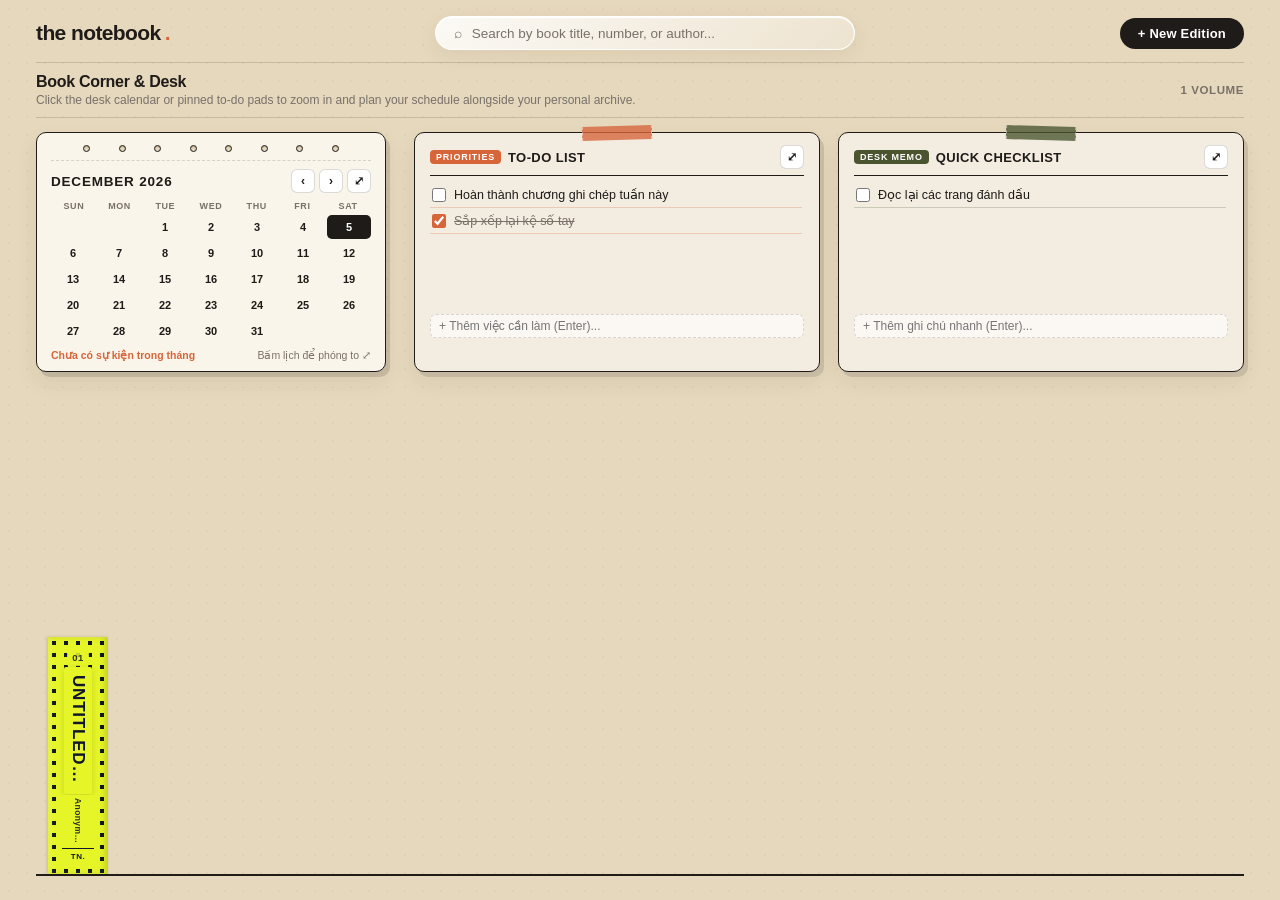
<file: lib.html>
<!DOCTYPE html>
<html lang="vi">
<head>
  <meta charset="UTF-8" />
  <meta name="viewport" content="width=device-width, initial-scale=1.0" />
  <title>the notebook. — Book Corner & Desk</title>
  <style>
    :root {
      --bg-canvas: #E6D8BC;
      --seashell: #F3ECE0;
      --paper-cream: #FAF5EA;
      --flax-linen: #DCCBAE;
      --palm-shadow: #4A5530;
      --golden-hour: #E2A64B;
      --aperol: #D7653A;
      --ink-dark: #1E1B18;
      --ink-muted: #78716A;
      --rule-line: rgba(30, 27, 24, 0.16);
    }

    * {
      box-sizing: border-box;
      margin: 0;
      padding: 0;
    }

    body {
      background-color: var(--bg-canvas);
      background-image: radial-gradient(rgba(78, 54, 38, 0.045) 1px, transparent 1px);
      background-size: 18px 18px;
      color: var(--ink-dark);
      font-family: -apple-system, BlinkMacSystemFont, "Helvetica Neue", Helvetica, Arial, sans-serif;
      height: 100vh;
      display: flex;
      flex-direction: column;
      overflow: hidden;
    }

    /* ================= TOP NAVIGATION BAR ================= */
    .top-nav {
      width: 100%;
      max-width: 1320px;
      margin: 0 auto;
      padding: 16px 36px 12px;
      display: flex;
      align-items: center;
      justify-content: space-between;
      gap: 24px;
      flex-shrink: 0;
    }

    .brand-logo {
      font-size: 21px;
      font-weight: 800;
      letter-spacing: -0.6px;
      color: var(--ink-dark);
      display: flex;
      align-items: center;
      gap: 4px;
      user-select: none;
    }

    .brand-dot {
      color: var(--aperol);
    }

    .glass-search {
      flex: 1;
      max-width: 420px;
      display: flex;
      align-items: center;
      gap: 10px;
      padding: 8px 18px;
      border-radius: 999px;
      background: linear-gradient(
        135deg,
        rgba(255, 255, 255, 0.85) 0%,
        rgba(243, 236, 224, 0.55) 100%
      );
      backdrop-filter: blur(12px);
      border: 1px solid rgba(255, 255, 255, 0.95);
      box-shadow:
        0 6px 20px rgba(78, 54, 38, 0.07),
        inset 0 1px 1px rgba(255, 255, 255, 1);
      transition: border-color 0.2s ease, box-shadow 0.2s ease;
    }

    .glass-search:focus-within {
      border-color: var(--golden-hour);
      box-shadow:
        0 8px 24px rgba(226, 166, 75, 0.18),
        inset 0 1px 1px rgba(255, 255, 255, 1);
    }

    .glass-search-icon {
      font-size: 14px;
      color: var(--ink-muted);
    }

    .glass-search input {
      width: 100%;
      border: none;
      outline: none;
      background: transparent;
      font-size: 13.5px;
      color: var(--ink-dark);
    }

    .glass-search input::placeholder {
      color: var(--ink-muted);
    }

    .btn-new-edition {
      background: var(--ink-dark);
      color: #ffffff;
      border: none;
      padding: 8px 18px;
      border-radius: 999px;
      font-size: 13px;
      font-weight: 600;
      letter-spacing: 0.2px;
      cursor: pointer;
      transition: background 0.15s ease, transform 0.15s ease;
    }

    .btn-new-edition:hover {
      background: var(--palm-shadow);
      transform: translateY(-1px);
    }

    /* ================= EDITORIAL INTRO HEADER ================= */
    .editorial-header {
      width: 100%;
      max-width: 1320px;
      margin: 0 auto;
      padding: 0 36px;
      flex-shrink: 0;
    }

    .editorial-box {
      border-top: 1px solid var(--rule-line);
      border-bottom: 1px solid var(--rule-line);
      padding: 10px 0;
      display: flex;
      justify-content: space-between;
      align-items: center;
      gap: 24px;
    }

    .editorial-title {
      font-size: 16px;
      font-weight: 700;
      letter-spacing: -0.3px;
      color: var(--ink-dark);
    }

    .editorial-desc {
      font-size: 12px;
      color: var(--ink-muted);
      margin-top: 2px;
    }

    .editorial-stats {
      font-size: 11.5px;
      font-weight: 700;
      color: var(--ink-muted);
      white-space: nowrap;
      font-variant-numeric: tabular-nums;
      letter-spacing: 0.6px;
    }

    /* ================= MAIN WORKSPACE (WALL WIDGETS + BOOKSHELF) ================= */
    .workspace-main {
      flex: 1;
      width: 100%;
      max-width: 1320px;
      margin: 0 auto;
      padding: 14px 36px 24px;
      display: flex;
      flex-direction: column;
      justify-content: space-between;
      gap: 12px;
      min-height: 0;
    }

    /* --- WALL OBJECTS DECK (CALENDAR + 2 TO-DO PADS) --- */
    .wall-objects-deck {
      display: grid;
      grid-template-columns: 350px 1fr;
      gap: 28px;
      align-items: stretch;
      flex-shrink: 0;
    }

    /* 1. EDITORIAL SPIRAL DESK CALENDAR */
    .desk-calendar-card {
      background: var(--paper-cream);
      border: 1.5px solid var(--ink-dark);
      border-radius: 10px;
      box-shadow:
        4px 5px 0 rgba(30, 27, 24, 0.14),
        0 10px 22px rgba(44, 34, 27, 0.08);
      padding: 12px 14px 10px;
      display: flex;
      flex-direction: column;
      position: relative;
      transition: transform 0.18s ease, box-shadow 0.18s ease;
    }

    .desk-calendar-card:hover {
      transform: translateY(-2px);
      box-shadow:
        6px 8px 0 rgba(30, 27, 24, 0.18),
        0 14px 28px rgba(44, 34, 27, 0.12);
    }

    .cal-spiral-dots {
      display: flex;
      justify-content: space-around;
      padding: 0 18px 8px;
      border-bottom: 1px dashed var(--rule-line);
      margin-bottom: 8px;
    }

    .cal-spiral-dots span {
      width: 7px;
      height: 7px;
      border-radius: 50%;
      background: var(--bg-canvas);
      border: 1.5px solid var(--ink-dark);
      box-shadow: inset 0 1px 1px rgba(0, 0, 0, 0.25);
    }

    .cal-header-bar {
      display: flex;
      align-items: center;
      justify-content: space-between;
      margin-bottom: 8px;
    }

    .cal-month-label {
      font-size: 13.5px;
      font-weight: 800;
      letter-spacing: 0.8px;
      text-transform: uppercase;
      color: var(--ink-dark);
      cursor: pointer;
    }

    .cal-month-label:hover {
      color: var(--aperol);
    }

    .cal-nav-group {
      display: flex;
      align-items: center;
      gap: 4px;
    }

    .obj-icon-btn {
      width: 24px;
      height: 24px;
      border-radius: 6px;
      border: 1px solid var(--rule-line);
      background: #ffffff;
      color: var(--ink-dark);
      font-size: 12px;
      font-weight: 700;
      cursor: pointer;
      display: flex;
      align-items: center;
      justify-content: center;
      transition: all 0.14s ease;
    }

    .obj-icon-btn:hover {
      background: var(--ink-dark);
      color: #ffffff;
      border-color: var(--ink-dark);
    }

    .cal-weekdays {
      display: grid;
      grid-template-columns: repeat(7, 1fr);
      text-align: center;
      font-size: 9px;
      font-weight: 800;
      letter-spacing: 0.6px;
      color: var(--ink-muted);
      margin-bottom: 4px;
    }

    .cal-mini-grid {
      display: grid;
      grid-template-columns: repeat(7, 1fr);
      gap: 2px;
      cursor: zoom-in;
    }

    .cal-mini-cell {
      height: 24px;
      border-radius: 5px;
      font-size: 11px;
      font-weight: 600;
      display: flex;
      flex-direction: column;
      align-items: center;
      justify-content: center;
      position: relative;
      color: var(--ink-dark);
      transition: background 0.12s ease;
    }

    .cal-mini-cell:not(.empty):hover {
      background: rgba(226, 166, 75, 0.35);
    }

    .cal-mini-cell.today {
      background: var(--ink-dark);
      color: #ffffff;
      font-weight: 800;
    }

    .cal-mini-cell.has-event::after {
      content: "";
      width: 4px;
      height: 4px;
      border-radius: 50%;
      background: var(--aperol);
      position: absolute;
      bottom: 2px;
    }

    .cal-mini-cell.today.has-event::after {
      background: var(--golden-hour);
    }

    .cal-footer-hint {
      margin-top: auto;
      padding-top: 6px;
      display: flex;
      justify-content: space-between;
      align-items: center;
      font-size: 10.5px;
      color: var(--ink-muted);
    }

    .cal-event-pill {
      color: var(--aperol);
      font-weight: 700;
      max-width: 210px;
      white-space: nowrap;
      overflow: hidden;
      text-overflow: ellipsis;
    }

    /* 2. DUAL PINNED TO-DO NOTEPADS */
    .todo-board-pair {
      display: grid;
      grid-template-columns: 1fr 1fr;
      gap: 18px;
    }

    .todo-pad-card {
      background: var(--seashell);
      border: 1.5px solid var(--ink-dark);
      border-radius: 10px;
      box-shadow:
        4px 5px 0 rgba(30, 27, 24, 0.12),
        0 10px 22px rgba(44, 34, 27, 0.07);
      padding: 12px 15px 10px;
      display: flex;
      flex-direction: column;
      position: relative;
      transition: transform 0.18s ease, box-shadow 0.18s ease;
    }

    .todo-pad-card:hover {
      transform: translateY(-2px);
      box-shadow:
        6px 8px 0 rgba(30, 27, 24, 0.16),
        0 14px 28px rgba(44, 34, 27, 0.11);
    }

    /* Washi tape strip on top of each notepad */
    .todo-pad-card::before {
      content: "";
      position: absolute;
      top: -7px;
      left: 50%;
      transform: translateX(-50%) rotate(-1.5deg);
      width: 68px;
      height: 14px;
      background: rgba(215, 101, 58, 0.78);
      border-left: 1px dashed rgba(255, 255, 255, 0.5);
      border-right: 1px dashed rgba(255, 255, 255, 0.5);
    }

    .todo-pad-card.secondary-pad::before {
      background: rgba(74, 85, 48, 0.78);
      transform: translateX(-50%) rotate(1.5deg);
    }

    .todo-pad-header {
      display: flex;
      align-items: center;
      justify-content: space-between;
      border-bottom: 1.5px solid var(--ink-dark);
      padding-bottom: 6px;
      margin-bottom: 6px;
    }

    .todo-pad-title-wrap {
      display: flex;
      align-items: center;
      gap: 7px;
    }

    .todo-tag-badge {
      background: var(--aperol);
      color: #ffffff;
      font-size: 9px;
      font-weight: 800;
      letter-spacing: 0.8px;
      padding: 2px 6px;
      border-radius: 4px;
      text-transform: uppercase;
    }

    .secondary-pad .todo-tag-badge {
      background: var(--palm-shadow);
    }

    .todo-pad-heading {
      font-size: 13px;
      font-weight: 800;
      letter-spacing: 0.4px;
      text-transform: uppercase;
      color: var(--ink-dark);
    }

    .todo-lines-list {
      flex: 1;
      display: flex;
      flex-direction: column;
      overflow-y: auto;
      max-height: 122px;
      padding-right: 2px;
    }

    .todo-lines-list::-webkit-scrollbar {
      width: 4px;
    }

    .todo-lines-list::-webkit-scrollbar-thumb {
      background: rgba(30, 27, 24, 0.18);
      border-radius: 999px;
    }

    .todo-row {
      display: flex;
      align-items: center;
      gap: 8px;
      min-height: 26px;
      border-bottom: 1px solid rgba(215, 101, 58, 0.25);
      padding: 2px 2px;
    }

    .secondary-pad .todo-row {
      border-bottom-color: rgba(74, 85, 48, 0.24);
    }

    .todo-check {
      width: 14px;
      height: 14px;
      accent-color: var(--aperol);
      cursor: pointer;
      flex-shrink: 0;
    }

    .secondary-pad .todo-check {
      accent-color: var(--palm-shadow);
    }

    .todo-text-input {
      flex: 1;
      border: none;
      outline: none;
      background: transparent;
      font-size: 12.5px;
      color: var(--ink-dark);
      font-family: inherit;
    }

    .todo-text-input.done {
      text-decoration: line-through;
      color: var(--ink-muted);
    }

    .todo-del-btn {
      border: none;
      background: transparent;
      color: var(--ink-muted);
      font-size: 11px;
      cursor: pointer;
      opacity: 0;
      padding: 0 4px;
    }

    .todo-row:hover .todo-del-btn {
      opacity: 1;
    }

    .todo-del-btn:hover {
      color: var(--aperol);
    }

    .todo-add-bar {
      display: flex;
      align-items: center;
      gap: 6px;
      margin-top: 6px;
      padding-top: 4px;
    }

    .todo-new-input {
      flex: 1;
      border: 1px dashed var(--rule-line);
      border-radius: 6px;
      background: rgba(255, 255, 255, 0.65);
      padding: 4px 8px;
      font-size: 12px;
      color: var(--ink-dark);
      outline: none;
    }

    .todo-new-input:focus {
      border-color: var(--ink-dark);
      background: #ffffff;
    }

    /* ================= GALLERY BOOKSHELF STAGE ================= */
    .gallery-stage {
      flex: 1;
      width: 100%;
      display: flex;
      flex-direction: column;
      justify-content: flex-end;
      min-height: 250px;
    }

    .shelf-scroll-container {
      width: 100%;
      flex: 1;
      overflow-x: auto;
      overflow-y: hidden;
      display: flex;
      align-items: flex-end;
      gap: 4px;
      padding: 12px 12px 0;
      border-bottom: 2.5px solid var(--ink-dark);
      scroll-behavior: smooth;
    }

    .shelf-scroll-container::-webkit-scrollbar {
      height: 5px;
    }

    .shelf-scroll-container::-webkit-scrollbar-thumb {
      background: rgba(30, 27, 24, 0.2);
      border-radius: 999px;
    }

    .empty-gallery {
      padding: 32px 12px;
      font-size: 13px;
      color: var(--ink-muted);
      line-height: 1.6;
    }

    /* ================= INDIVIDUAL BOOK UNIT ================= */
    .book-unit {
      display: flex;
      align-items: flex-end;
      flex-shrink: 0;
      height: 100%;
      transition: margin 0.25s ease;
    }

    .book-unit.expanded {
      margin: 0 18px 0 8px;
    }

    .book-unit.expanded .spine-slot {
      display: none;
    }

    .book-unit:not(.expanded) .showcase-view {
      display: none;
    }

    .spine-slot {
      position: relative;
      width: var(--slot-w, 52px);
      height: var(--spine-h, 290px);
      display: flex;
      align-items: flex-end;
      justify-content: flex-start;
      flex-shrink: 0;
      cursor: pointer;
    }

    .spine-slot.tilted-left {
      justify-content: flex-end;
    }

    .spine-view {
      position: relative;
      width: var(--spine-w, 52px);
      height: var(--spine-h, 290px);
      background-color: var(--book-bg);
      color: var(--book-fg);
      display: flex;
      flex-direction: column;
      align-items: center;
      justify-content: space-between;
      padding: 12px 4px 10px;
      box-shadow:
        -1px 0 3px rgba(0, 0, 0, 0.14),
        inset 3px 0 5px rgba(255, 255, 255, 0.16),
        inset -3px 0 6px rgba(0, 0, 0, 0.16);
      transform-origin: var(--tilt-origin, bottom center);
      transform: translateY(0px) rotate(var(--spine-tilt, 0deg));
      transition: transform 0.22s cubic-bezier(0.22, 1, 0.36, 1);
      user-select: none;
      overflow: hidden;
    }

    .spine-slot:hover .spine-view {
      transform: translateY(-12px) rotate(0deg);
      z-index: 5;
    }

    /* --- 7 PROCEDURAL PATTERNS --- */
    .pat-dots {
      background-image: radial-gradient(var(--accent-bg) 2.5px, transparent 2.5px);
      background-size: 12px 12px;
    }
    .pat-none { background-image: none; }
    .pat-split-half {
      background-image: linear-gradient(180deg, var(--book-bg) 0%, var(--book-bg) 50%, var(--accent-bg) 50%, var(--accent-bg) 100%);
    }
    .pat-split-two-fifths {
      background-image: linear-gradient(180deg, var(--book-bg) 0%, var(--book-bg) 40%, var(--accent-bg) 40%, var(--accent-bg) 100%);
    }
    .pat-wavy-diagonal {
      background-image: var(--wavy-svg);
      background-size: 26px 26px;
    }
    .pat-plaid {
      background-image:
        linear-gradient(90deg, var(--accent-alpha) 50%, transparent 50%),
        linear-gradient(180deg, var(--accent-alpha) 50%, transparent 50%);
      background-size: 16px 16px;
    }
    .pat-horizontal {
      background-image: repeating-linear-gradient(180deg, transparent 0px, transparent 11px, var(--accent-bg) 11px, var(--accent-bg) 17px);
    }

    .spine-view.needs-plate .spine-title {
      background-color: var(--book-bg);
      padding: 8px 4px;
      border-radius: 2px;
      box-shadow: 0 2px 6px rgba(0, 0, 0, 0.14);
    }

    .spine-view.needs-plate .spine-top-index,
    .spine-view.needs-plate .spine-bottom-box {
      background-color: var(--book-bg);
      padding: 3px 5px;
      border-radius: 2px;
    }

    .spine-view.pat-split-half .spine-bottom-box,
    .spine-view.pat-split-two-fifths .spine-bottom-box {
      color: var(--accent-fg);
    }

    .spine-view.pat-split-two-fifths .spine-title {
      background-color: var(--book-bg);
      padding: 6px 4px;
      border-radius: 2px;
    }

    /* --- 5 TYPOGRAPHY STYLES --- */
    .font-condensed .spine-title,
    .font-condensed .cover-display-title {
      font-family: Impact, "Arial Narrow", "Helvetica Neue", sans-serif;
      font-weight: 800;
      text-transform: uppercase;
      letter-spacing: 0.8px;
    }
    .font-condensed .spine-title { writing-mode: vertical-rl; font-size: 17px; }

    .font-geometric .spine-title,
    .font-geometric .cover-display-title {
      font-family: "Helvetica Neue", Arial, sans-serif;
      font-weight: 700;
      letter-spacing: 0.3px;
    }
    .font-geometric .spine-title { writing-mode: vertical-rl; font-size: 15px; }

    .font-serif .spine-title,
    .font-serif .cover-display-title {
      font-family: Georgia, "Times New Roman", serif;
      font-weight: 700;
      font-style: italic;
    }
    .font-serif .spine-title { writing-mode: vertical-rl; transform: rotate(180deg); font-size: 15px; }

    .font-mono .spine-title,
    .font-mono .cover-display-title {
      font-family: "Courier New", Courier, monospace;
      font-weight: 700;
      letter-spacing: 0.4px;
    }
    .font-mono .spine-title { writing-mode: vertical-rl; font-size: 14px; }

    .font-stacked .spine-title {
      writing-mode: vertical-rl;
      text-orientation: upright;
      font-family: "Helvetica Neue", Arial, sans-serif;
      font-weight: 800;
      font-size: 12px;
      letter-spacing: 1.5px;
      text-transform: uppercase;
    }
    .font-stacked .cover-display-title {
      font-family: "Helvetica Neue", Arial, sans-serif;
      font-weight: 800;
      letter-spacing: 2px;
      text-transform: uppercase;
    }

    .spine-top-index {
      font-size: 9.5px;
      font-weight: 700;
      letter-spacing: 0.5px;
      opacity: 0.85;
      z-index: 2;
    }

    .spine-title {
      max-height: calc(100% - 88px);
      overflow: hidden;
      text-overflow: ellipsis;
      white-space: nowrap;
      z-index: 2;
    }

    .spine-bottom-box {
      display: flex;
      flex-direction: column;
      align-items: center;
      gap: 4px;
      z-index: 2;
      width: 82%;
    }

    .spine-author-tag {
      writing-mode: vertical-rl;
      font-size: 8.5px;
      font-weight: 600;
      letter-spacing: 0.4px;
      opacity: 0.88;
      max-height: 46px;
      overflow: hidden;
      text-overflow: ellipsis;
      white-space: nowrap;
    }

    .spine-publisher-mark {
      font-size: 8px;
      font-weight: 800;
      letter-spacing: 0.6px;
      text-transform: uppercase;
      border-top: 1px solid currentColor;
      padding-top: 3px;
      width: 100%;
      text-align: center;
    }

    /* --- EXPANDED SHOWCASE VIEW --- */
    .showcase-view {
      display: flex;
      align-items: flex-end;
      gap: 20px;
      padding: 8px 16px 0 6px;
      animation: revealCover 0.25s cubic-bezier(0.22, 1, 0.36, 1);
    }

    @keyframes revealCover {
      from { opacity: 0; transform: translateX(-12px); }
      to { opacity: 1; transform: translateX(0); }
    }

    .front-cover-card {
      position: relative;
      width: 210px;
      height: 296px;
      background-color: var(--book-bg);
      color: var(--book-fg);
      padding: 16px 14px;
      display: flex;
      flex-direction: column;
      justify-content: space-between;
      cursor: pointer;
      box-shadow:
        -6px 8px 22px rgba(30, 27, 24, 0.22),
        inset 10px 0 12px rgba(0, 0, 0, 0.14),
        inset 12px 0 0 rgba(255, 255, 255, 0.16);
      transition: transform 0.2s ease;
      overflow: hidden;
    }

    .front-cover-card:hover { transform: translateY(-4px); }

    .cover-top-meta {
      display: flex;
      justify-content: space-between;
      font-size: 9px;
      font-weight: 700;
      letter-spacing: 1px;
      text-transform: uppercase;
      background-color: var(--book-bg);
      padding: 3px 6px;
      border-radius: 2px;
      z-index: 2;
    }

    .cover-artwork-frame {
      margin: auto 0;
      background-color: var(--book-bg);
      color: var(--book-fg);
      border: 1.5px solid currentColor;
      padding: 14px 12px;
      display: flex;
      flex-direction: column;
      align-items: center;
      justify-content: center;
      gap: 6px;
      box-shadow: 0 6px 16px rgba(0, 0, 0, 0.16);
      z-index: 2;
    }

    .cover-display-title {
      font-size: 17px;
      text-align: center;
      line-height: 1.25;
      word-break: break-word;
      display: -webkit-box;
      -webkit-line-clamp: 3;
      -webkit-box-orient: vertical;
      overflow: hidden;
    }

    .cover-display-author {
      font-size: 10.5px;
      font-weight: 600;
      opacity: 0.82;
      text-align: center;
    }

    .cover-bottom-imprint {
      font-size: 9px;
      font-weight: 800;
      letter-spacing: 1.4px;
      text-transform: uppercase;
      background-color: var(--book-bg);
      padding: 3px 6px;
      border-radius: 2px;
      text-align: center;
      z-index: 2;
    }

    .front-cover-card.pat-split-half .cover-bottom-imprint,
    .front-cover-card.pat-split-two-fifths .cover-bottom-imprint {
      background-color: var(--accent-bg);
      color: var(--accent-fg);
    }

    .spec-sheet {
      width: 240px;
      height: 296px;
      display: flex;
      flex-direction: column;
      justify-content: space-between;
      padding-bottom: 10px;
    }

    .spec-header-row {
      display: flex;
      justify-content: space-between;
      align-items: flex-start;
      gap: 8px;
      margin-bottom: 2px;
    }

    .spec-title {
      font-size: 16.5px;
      font-weight: 700;
      line-height: 1.25;
      color: var(--ink-dark);
      word-break: break-word;
    }

    .spec-author-sub {
      font-size: 12px;
      font-weight: 600;
      color: var(--palm-shadow);
      margin-bottom: 8px;
    }

    .btn-close-showcase {
      background: transparent;
      border: 1px solid var(--rule-line);
      color: var(--ink-muted);
      width: 24px;
      height: 24px;
      border-radius: 50%;
      cursor: pointer;
      font-size: 12px;
      flex-shrink: 0;
    }

    .btn-close-showcase:hover { background: var(--ink-dark); color: #ffffff; }

    .spec-excerpt {
      font-size: 11.5px;
      line-height: 1.45;
      color: var(--ink-muted);
      display: -webkit-box;
      -webkit-line-clamp: 2;
      -webkit-box-orient: vertical;
      overflow: hidden;
      margin-bottom: 8px;
      font-style: italic;
    }

    .spec-table { border-top: 1px solid var(--rule-line); margin-bottom: 10px; }
    .spec-row {
      display: flex;
      justify-content: space-between;
      padding: 4px 0;
      border-bottom: 1px solid var(--rule-line);
      font-size: 10.5px;
    }
    .spec-label { color: var(--ink-muted); text-transform: uppercase; letter-spacing: 0.7px; }
    .spec-val { font-weight: 600; color: var(--ink-dark); }

    .spec-buttons { display: flex; flex-direction: column; gap: 6px; }
    .btn-open-editor {
      width: 100%;
      background: var(--ink-dark);
      color: #ffffff;
      border: none;
      padding: 8px 14px;
      border-radius: 6px;
      font-size: 12px;
      font-weight: 600;
      cursor: pointer;
    }
    .btn-open-editor:hover { background: var(--palm-shadow); }

    .spec-secondary-actions { display: flex; gap: 6px; }
    .btn-sub-action {
      flex: 1;
      background: transparent;
      border: 1px solid var(--rule-line);
      color: var(--ink-dark);
      padding: 5px 6px;
      border-radius: 6px;
      font-size: 11px;
      cursor: pointer;
    }
    .btn-sub-action:hover { background: rgba(30, 27, 24, 0.06); }
    .btn-sub-action.danger:hover { background: var(--aperol); border-color: var(--aperol); color: #ffffff; }
    /* ================= MODAL XÁC NHẬN XÓA ================= */
    .confirm-backdrop {
      position: fixed;
      inset: 0;
      background: rgba(24, 18, 15, 0.58);
      backdrop-filter: blur(4px);
      display: none;
      align-items: center;
      justify-content: center;
      z-index: 999;
    }

    .confirm-backdrop.open {
      display: flex;
    }

    .confirm-box {
      background: #fcf9f2;
      color: #2c221b;
      border: 1.5px solid #2c221b;
      border-radius: 14px;
      width: min(380px, 90vw);
      padding: 20px 22px;
      box-shadow: 0 20px 48px rgba(0, 0, 0, 0.35);
      animation: confirmPop 0.16s cubic-bezier(0.22, 1, 0.36, 1);
    }

    @keyframes confirmPop {
      from { opacity: 0; transform: scale(0.94) translateY(6px); }
      to   { opacity: 1; transform: scale(1) translateY(0); }
    }

    .confirm-title {
      font-size: 16px;
      font-weight: 700;
      margin-bottom: 8px;
      display: flex;
      align-items: center;
      gap: 8px;
    }

    .confirm-desc {
      font-size: 13.5px;
      line-height: 1.5;
      color: #5c5047;
      margin-bottom: 18px;
    }

    .confirm-desc strong {
      color: #2c221b;
    }

    .confirm-actions {
      display: flex;
      justify-content: flex-end;
      gap: 8px;
    }

    .confirm-btn {
      padding: 7px 14px;
      border-radius: 8px;
      font-size: 13px;
      font-weight: 600;
      cursor: pointer;
      border: 1px solid rgba(44, 34, 27, 0.22);
      background: #ffffff;
      color: #2c221b;
      transition: all 0.14s ease;
    }

    .confirm-btn:hover {
      background: rgba(30, 27, 24, 0.06);
    }

    .confirm-btn.danger {
      background: var(--aperol, #d96236);
      border-color: var(--aperol, #d96236);
      color: #ffffff;
    }

    .confirm-btn.danger:hover {
      filter: brightness(0.92);
    }

    /* ================= ZOOM OVERLAY FOR CALENDAR & TO-DO ================= */
    .object-zoom-backdrop {
      position: fixed;
      inset: 0;
      background: rgba(30, 27, 24, 0.62);
      backdrop-filter: blur(5px);
      display: none;
      align-items: center;
      justify-content: center;
      z-index: 250;
      padding: 28px;
    }

    .object-zoom-backdrop.open {
      display: flex;
      animation: fadeBackdrop 0.18s ease;
    }

    @keyframes fadeBackdrop {
      from { opacity: 0; }
      to { opacity: 1; }
    }

    .zoomed-sheet {
      background: var(--paper-cream);
      border: 2px solid var(--ink-dark);
      border-radius: 20px;
      box-shadow: 0 32px 80px rgba(20, 16, 12, 0.42);
      width: min(1260px, 94vw);
      height: min(820px, 90vh);
      display: flex;
      flex-direction: column;
      overflow: hidden;
      animation: popObject 0.22s cubic-bezier(0.22, 1, 0.36, 1);
    }

    .zoomed-sheet.todo-zoom-size {
      width: min(780px, 92vw);
      height: min(720px, 86vh);
    }

    @keyframes popObject {
      from { opacity: 0; transform: scale(0.92) translateY(10px); }
      to { opacity: 1; transform: scale(1) translateY(0); }
    }

    .zoomed-header {
      padding: 20px 28px;
      background: var(--seashell);
      border-bottom: 1.5px solid var(--ink-dark);
      display: flex;
      align-items: center;
      justify-content: space-between;
      gap: 14px;
      flex-shrink: 0;
    }

    .zoomed-title {
      font-size: 24px;
      font-weight: 800;
      letter-spacing: -0.3px;
    }

    .zoomed-header .obj-icon-btn {
      width: 34px;
      height: 34px;
      font-size: 16px;
      border-radius: 8px;
    }

    .zoomed-body {
      padding: 24px 28px;
      overflow-y: auto;
      flex: 1;
      display: flex;
      flex-direction: column;
    }

    /* Zoomed Calendar Split Layout */
    .zoomed-cal-layout {
      display: grid;
      grid-template-columns: 1.6fr 1fr;
      gap: 28px;
      flex: 1;
      min-height: 0;
    }

    .zoomed-cal-layout > div:first-child {
      display: flex;
      flex-direction: column;
    }

    .zoomed-cal-grid {
      display: grid;
      grid-template-columns: repeat(7, 1fr);
      gap: 8px;
      margin-top: 10px;
      flex: 1;
    }

    .zoomed-cal-cell {
      min-height: 84px;
      background: #ffffff;
      border: 1.5px solid var(--rule-line);
      border-radius: 10px;
      padding: 8px 10px;
      cursor: pointer;
      display: flex;
      flex-direction: column;
      justify-content: space-between;
      transition: all 0.14s ease;
    }

    .zoomed-cal-cell:hover:not(.empty) {
      border-color: var(--ink-dark);
      transform: translateY(-2px);
      box-shadow: 0 4px 12px rgba(0, 0, 0, 0.06);
    }

    .zoomed-cal-cell.empty {
      background: transparent;
      border-color: transparent;
      cursor: default;
    }

    .zoomed-cal-cell.selected {
      border: 2.5px solid var(--aperol);
      background: rgba(215, 101, 58, 0.08);
    }

    .zoomed-cal-cell.today .z-day-num {
      background: var(--ink-dark);
      color: #ffffff;
      padding: 2px 9px;
      border-radius: 999px;
    }

    .z-day-num {
      font-size: 15px;
      font-weight: 800;
      align-self: flex-start;
    }

    .z-day-dot {
      font-size: 11.5px;
      font-weight: 700;
      color: var(--aperol);
      white-space: nowrap;
      overflow: hidden;
      text-overflow: ellipsis;
    }

    .cal-event-drawer {
      background: var(--seashell);
      border: 1.5px solid var(--rule-line);
      border-radius: 14px;
      padding: 22px;
      display: flex;
      flex-direction: column;
      gap: 14px;
      min-height: 0;
    }

    .event-list-box {
      flex: 1;
      display: flex;
      flex-direction: column;
      gap: 10px;
      overflow-y: auto;
    }

    .event-item-chip {
      background: #ffffff;
      border-left: 4px solid var(--aperol);
      border-radius: 8px;
      padding: 12px 14px;
      font-size: 14.5px;
      font-weight: 500;
      display: flex;
      justify-content: space-between;
      align-items: center;
      gap: 10px;
      box-shadow: 0 2px 8px rgba(0, 0, 0, 0.06);
    }

    /* ================= CREATE / EDIT BOOK MODAL ================= */
    .modal-backdrop {
      position: fixed;
      inset: 0;
      background: rgba(30, 27, 24, 0.45);
      display: none;
      align-items: center;
      justify-content: center;
      z-index: 300;
    }

    .modal-backdrop.open { display: flex; }

    .modal-panel {
      background: var(--bg-canvas);
      border: 1.5px solid var(--ink-dark);
      border-radius: 12px;
      width: 390px;
      padding: 24px;
      box-shadow: 0 24px 60px rgba(30, 27, 24, 0.28);
    }

    .modal-panel h3 { font-size: 17px; font-weight: 700; margin-bottom: 6px; }
    .modal-subtitle { font-size: 12px; color: var(--ink-muted); margin-bottom: 18px; }
    .form-group { margin-bottom: 14px; }
    .form-label {
      display: block;
      font-size: 11px;
      font-weight: 700;
      text-transform: uppercase;
      letter-spacing: 0.8px;
      color: var(--ink-muted);
      margin-bottom: 6px;
    }
    .form-input {
      width: 100%;
      padding: 10px 12px;
      border: 1px solid var(--rule-line);
      border-radius: 8px;
      background: #ffffff;
      font-size: 14px;
      color: var(--ink-dark);
      outline: none;
    }
    .form-input:focus { border-color: var(--ink-dark); }
    .tilt-selector { display: grid; grid-template-columns: repeat(3, 1fr); gap: 8px; }
    .tilt-option {
      padding: 8px 6px;
      border: 1px solid var(--rule-line);
      border-radius: 8px;
      background: #ffffff;
      color: var(--ink-muted);
      font-size: 12.5px;
      font-weight: 600;
      cursor: pointer;
      text-align: center;
    }
    .tilt-option.active { background: var(--ink-dark); border-color: var(--ink-dark); color: #ffffff; }
    .modal-footer { display: flex; justify-content: space-between; align-items: center; margin-top: 20px; }
    .modal-right-btns { display: flex; gap: 8px; margin-left: auto; }
    .btn-shuffle { background: var(--flax-linen); color: var(--ink-dark); border: none; padding: 8px 12px; border-radius: 8px; cursor: pointer; font-size: 12.5px; font-weight: 600; }
    .btn-modal-cancel { background: transparent; border: 1px solid var(--rule-line); padding: 8px 14px; border-radius: 8px; cursor: pointer; font-size: 13px; }
    .btn-modal-save { background: var(--ink-dark); color: #ffffff; border: none; padding: 8px 18px; border-radius: 8px; cursor: pointer; font-size: 13px; font-weight: 600; }

    @media (max-width: 960px) {
      .wall-objects-deck { grid-template-columns: 1fr; }
      .zoomed-cal-layout { grid-template-columns: 1fr; }
    }
  </style>
</head>
<body>

  <!-- TOP BAR -->
  <header class="top-nav">
    <div class="brand-logo">
      <span>the notebook</span><span class="brand-dot">.</span>
    </div>

    <div class="glass-search">
      <span class="glass-search-icon">⌕</span>
      <input
        type="text"
        id="searchInput"
        placeholder="Search by book title, number, or author..."
        oninput="renderGallery()"
      />
    </div>

    <button class="btn-new-edition" onclick="openModal('create')">+ New Edition</button>
  </header>

  <!-- EDITORIAL HEADER -->
  <section class="editorial-header">
    <div class="editorial-box">
      <div>
        <h1 class="editorial-title">Book Corner & Desk</h1>
        <p class="editorial-desc">
          Click the desk calendar or pinned to-do pads to zoom in and plan your schedule alongside your personal archive.
        </p>
      </div>
      <div class="editorial-stats" id="collectionCount">0 VOLUMES</div>
    </div>
  </section>

  <!-- WORKSPACE: DESK OBJECTS + BOOKSHELF -->
  <main class="workspace-main">

    <!-- UPPER DESK WALL: CALENDAR & DUAL TO-DO PADS -->
    <section class="wall-objects-deck">
      <!-- 1. SPIRAL DESK CALENDAR -->
      <article class="desk-calendar-card" id="miniCalendarCard">
        <div class="cal-spiral-dots">
          <span></span><span></span><span></span><span></span><span></span><span></span><span></span><span></span>
        </div>
        <div class="cal-header-bar">
          <span class="cal-month-label" id="miniCalMonthLabel" onclick="openZoomedObject('calendar')" title="Bấm để phóng to lịch">NOVEMBER 2026</span>
          <div class="cal-nav-group">
            <button class="obj-icon-btn" onclick="shiftCalendarMonth(-1)" title="Tháng trước">‹</button>
            <button class="obj-icon-btn" onclick="shiftCalendarMonth(1)" title="Tháng sau">›</button>
            <button class="obj-icon-btn" onclick="openZoomedObject('calendar')" title="Phóng to & đặt sự kiện">⤢</button>
          </div>
        </div>
        <div class="cal-weekdays">
          <span>SUN</span><span>MON</span><span>TUE</span><span>WED</span><span>THU</span><span>FRI</span><span>SAT</span>
        </div>
        <div class="cal-mini-grid" id="miniCalGrid" onclick="openZoomedObject('calendar')"></div>
        <div class="cal-footer-hint">
          <span class="cal-event-pill" id="miniCalNextEvent">Không có sự kiện tháng này</span>
          <span>Bấm lịch để phóng to ⤢</span>
        </div>
      </article>

      <!-- 2. DUAL PINNED TO-DO NOTEPADS -->
      <div class="todo-board-pair">
        <!-- Pad 1: Priorities -->
        <article class="todo-pad-card">
          <div class="todo-pad-header">
            <div class="todo-pad-title-wrap">
              <span class="todo-tag-badge">Priorities</span>
              <span class="todo-pad-heading">To-Do List</span>
            </div>
            <button class="obj-icon-btn" onclick="openZoomedObject('todo-0')" title="Phóng to danh sách">⤢</button>
          </div>
          <div class="todo-lines-list" id="todoList_0"></div>
          <div class="todo-add-bar">
            <input
              type="text"
              class="todo-new-input"
              id="todoNewInput_0"
              placeholder="+ Thêm việc cần làm (Enter)..."
              onkeydown="if(event.key==='Enter') addTodoItem(0, this)"
            />
          </div>
        </article>

        <!-- Pad 2: Notes / Reading Queue -->
        <article class="todo-pad-card secondary-pad">
          <div class="todo-pad-header">
            <div class="todo-pad-title-wrap">
              <span class="todo-tag-badge">Desk Memo</span>
              <span class="todo-pad-heading">Quick Checklist</span>
            </div>
            <button class="obj-icon-btn" onclick="openZoomedObject('todo-1')" title="Phóng to danh sách">⤢</button>
          </div>
          <div class="todo-lines-list" id="todoList_1"></div>
          <div class="todo-add-bar">
            <input
              type="text"
              class="todo-new-input"
              id="todoNewInput_1"
              placeholder="+ Thêm ghi chú nhanh (Enter)..."
              onkeydown="if(event.key==='Enter') addTodoItem(1, this)"
            />
          </div>
        </article>
      </div>
    </section>

    <!-- LOWER BOOKSHELF -->
    <section class="gallery-stage">
      <div class="shelf-scroll-container" id="shelfRow"></div>
    </section>

  </main>

  <!-- ZOOM MODAL FOR CALENDAR / TO-DO OBJECTS -->
  <div class="object-zoom-backdrop" id="objectZoomBackdrop" onclick="if(event.target===this) closeZoomedObject()">
    <div class="zoomed-sheet" id="zoomedSheet">
      <div class="zoomed-header">
        <div class="zoomed-title" id="zoomedModalTitle">Desk Object</div>
        <button class="obj-icon-btn" onclick="closeZoomedObject()" title="Đóng (Esc)">✕</button>
      </div>
      <div class="zoomed-body" id="zoomedModalBody"></div>
    </div>
  </div>

  <!-- CREATE / EDIT BOOK MODAL -->
  <div class="modal-backdrop" id="bookModal">
    <div class="modal-panel">
      <h3 id="modalTitle">Publish New Edition</h3>
      <p class="modal-subtitle" id="modalSubtitle">Cover pattern, typography, and color palette are automatically generated.</p>

      <div class="form-group">
        <label class="form-label">Book Title</label>
        <input
          type="text"
          id="inputBookTitle"
          class="form-input"
          placeholder="Enter book title..."
          onkeydown="if(event.key === 'Enter') document.getElementById('inputBookAuthor').focus()"
        />
      </div>

      <div class="form-group">
        <label class="form-label">Author</label>
        <input
          type="text"
          id="inputBookAuthor"
          class="form-input"
          placeholder="Enter author name..."
          onkeydown="if(event.key === 'Enter') saveModalBook()"
        />
      </div>

      <div class="form-group">
        <label class="form-label">Shelf Posture</label>
        <div class="tilt-selector" id="tiltSelector">
          <button type="button" class="tilt-option" data-tilt="left" onclick="selectTiltOption('left')">↖ Lean Left</button>
          <button type="button" class="tilt-option active" data-tilt="none" onclick="selectTiltOption('none')">| Upright</button>
          <button type="button" class="tilt-option" data-tilt="right" onclick="selectTiltOption('right')">↗ Lean Right</button>
        </div>
      </div>

      <div class="modal-footer">
        <button class="btn-shuffle" id="btnShuffleInModal" onclick="rerollInModal()" style="display:none;">↻ Re-roll Cover</button>
        <div class="modal-right-btns">
          <button class="btn-modal-cancel" onclick="closeModal()">Cancel</button>
          <button class="btn-modal-save" id="modalSaveBtn" onclick="saveModalBook()">Publish</button>
        </div>
      </div>
    </div>
  </div>
  <div class="confirm-backdrop" id="confirmDeleteModal">
    <div class="confirm-box" role="dialog" aria-modal="true">
      <div class="confirm-title">Xóa cuốn sổ này?</div>
      <div class="confirm-desc" id="confirmDeleteDesc">
        Hành động này không thể hoàn tác.
      </div>
      <div class="confirm-actions">
        <button type="button" class="confirm-btn" id="btnCancelDelete">Hủy (Esc)</button>
        <button type="button" class="confirm-btn danger" id="btnConfirmDelete">Xóa vĩnh viễn</button>
      </div>
    </div>
  </div>

  <script src="storage.js"></script>
  <script>
    function askConfirmDelete(bookTitle) {
  return new Promise((resolve) => {
    const modal = document.getElementById('confirmDeleteModal');
    const desc = document.getElementById('confirmDeleteDesc');
    const btnOk = document.getElementById('btnConfirmDelete');
    const btnCancel = document.getElementById('btnCancelDelete');

    const safeName = (bookTitle || 'Untitled Volume').trim();
    desc.innerHTML = `Bạn có chắc chắn muốn xóa cuốn <strong>"${safeName}"</strong> không? Toàn bộ các trang bên trong sẽ mất vĩnh viễn.`;
    modal.classList.add('open');
    btnCancel.focus();

    const cleanup = (result) => {
      modal.classList.remove('open');
      btnOk.removeEventListener('click', onOk);
      btnCancel.removeEventListener('click', onCancel);
      modal.removeEventListener('click', onBackdrop);
      window.removeEventListener('keydown', onKey, true);
      resolve(result);
    };

    const onOk = () => cleanup(true);
    const onCancel = () => cleanup(false);
    const onBackdrop = (e) => { if (e.target === modal) cleanup(false); };
    const onKey = (e) => {
      if (e.key === 'Escape') {
        e.preventDefault();
        e.stopPropagation();
        cleanup(false);
      } else if (e.key === 'Enter') {
        e.preventDefault();
        e.stopPropagation();
        cleanup(true);
      }
    };

    btnOk.addEventListener('click', onOk);
    btnCancel.addEventListener('click', onCancel);
    modal.addEventListener('click', onBackdrop);
    window.addEventListener('keydown', onKey, true);
  });
}
    /* =========================================================================
       1. DESK CALENDAR & DUAL TO-DO STATE (PERSISTED IN DESK-WIDGETS.JSON)
       ========================================================================= */
    const MONTH_NAMES = [
      'January', 'February', 'March', 'April', 'May', 'June',
      'July', 'August', 'September', 'October', 'November', 'December'
    ];

    const todayObj = new Date();
    let calViewYear = todayObj.getFullYear();
    let calViewMonth = todayObj.getMonth();
    let selectedDateKey = formatDateKey(todayObj.getFullYear(), todayObj.getMonth(), todayObj.getDate());
    let activeZoomObject = null; // 'calendar' | 'todo-0' | 'todo-1' | null

    function formatDateKey(y, mZeroIndexed, d) {
      return `${y}-${String(mZeroIndexed + 1).padStart(2, '0')}-${String(d).padStart(2, '0')}`;
    }

    function getDefaultTodos() {
      return [
        [
          { id: 'td_1', text: 'Hoàn thành chương ghi chép tuần này', done: false },
          { id: 'td_2', text: 'Sắp xếp lại kệ sổ tay', done: true }
        ],
        [
          { id: 'td_3', text: 'Đọc lại các trang đánh dấu', done: false }
        ]
      ];
    }

    function loadDeskWidgets() {
      return NotebookStore.loadDeskWidgets(getDefaultTodos);
    }

    let deskState = loadDeskWidgets();

    function saveDeskWidgets() {
      NotebookStore.saveDeskWidgets(deskState);
    }

    /* --- CALENDAR RENDER & INTERACTIONS --- */
    function shiftCalendarMonth(delta) {
      calViewMonth += delta;
      if (calViewMonth < 0) {
        calViewMonth = 11;
        calViewYear--;
      } else if (calViewMonth > 11) {
        calViewMonth = 0;
        calViewYear++;
      }
      renderMiniCalendar();
      if (activeZoomObject === 'calendar') renderZoomedCalendar();
    }

    function renderMiniCalendar() {
      const label = document.getElementById('miniCalMonthLabel');
      const grid = document.getElementById('miniCalGrid');
      const nextEvEl = document.getElementById('miniCalNextEvent');

      label.textContent = `${MONTH_NAMES[calViewMonth]} ${calViewYear}`;
      grid.innerHTML = '';

      const firstDay = new Date(calViewYear, calViewMonth, 1).getDay();
      const daysInMonth = new Date(calViewYear, calViewMonth + 1, 0).getDate();
      const todayKey = formatDateKey(todayObj.getFullYear(), todayObj.getMonth(), todayObj.getDate());

      for (let i = 0; i < firstDay; i++) {
        const empty = document.createElement('div');
        empty.className = 'cal-mini-cell empty';
        grid.appendChild(empty);
      }

      let monthEventsSummary = [];
      for (let d = 1; d <= daysInMonth; d++) {
        const key = formatDateKey(calViewYear, calViewMonth, d);
        const dayEvents = deskState.events[key] || [];
        if (dayEvents.length > 0) {
          monthEventsSummary.push(`${d}/${calViewMonth + 1}: ${dayEvents[0]}`);
        }

        const cell = document.createElement('div');
        cell.className = 'cal-mini-cell'
          + (key === todayKey ? ' today' : '')
          + (dayEvents.length > 0 ? ' has-event' : '');
        cell.textContent = String(d);
        cell.onclick = (e) => {
          e.stopPropagation();
          selectedDateKey = key;
          openZoomedObject('calendar');
        };
        grid.appendChild(cell);
      }

      nextEvEl.textContent = monthEventsSummary.length > 0
        ? `• ${monthEventsSummary[0]}${monthEventsSummary.length > 1 ? ` (+${monthEventsSummary.length - 1})` : ''}`
        : 'Chưa có sự kiện trong tháng';
    }

    function renderZoomedCalendar() {
      const titleEl = document.getElementById('zoomedModalTitle');
      const bodyEl = document.getElementById('zoomedModalBody');
      titleEl.innerHTML = `
        <div style="display:flex;align-items:center;gap:10px;">
          <button class="obj-icon-btn" onclick="shiftCalendarMonth(-1)">‹</button>
          <span>${MONTH_NAMES[calViewMonth].toUpperCase()} ${calViewYear}</span>
          <button class="obj-icon-btn" onclick="shiftCalendarMonth(1)">›</button>
        </div>
      `;

      const firstDay = new Date(calViewYear, calViewMonth, 1).getDay();
      const daysInMonth = new Date(calViewYear, calViewMonth + 1, 0).getDate();
      const todayKey = formatDateKey(todayObj.getFullYear(), todayObj.getMonth(), todayObj.getDate());

      let cellsHtml = '';
      for (let i = 0; i < firstDay; i++) {
        cellsHtml += `<div class="zoomed-cal-cell empty"></div>`;
      }
      for (let d = 1; d <= daysInMonth; d++) {
        const key = formatDateKey(calViewYear, calViewMonth, d);
        const evs = deskState.events[key] || [];
        const isSel = key === selectedDateKey;
        const isToday = key === todayKey;
        cellsHtml += `
          <div class="zoomed-cal-cell ${isSel ? 'selected' : ''} ${isToday ? 'today' : ''}" onclick="selectCalendarDate('${key}')">
            <span class="z-day-num">${d}</span>
            <span class="z-day-dot">${evs.length ? '• ' + escapeHtml(evs[0]) : ''}</span>
          </div>
        `;
      }

      const selectedEvents = deskState.events[selectedDateKey] || [];
      const [sy, sm, sd] = selectedDateKey.split('-');
      const readableDate = `Ngày ${parseInt(sd, 10)}/${parseInt(sm, 10)}/${sy}`;

      const eventsHtml = selectedEvents.length > 0
        ? selectedEvents.map((ev, idx) => `
            <div class="event-item-chip">
              <span>${escapeHtml(ev)}</span>
              <button class="obj-icon-btn" onclick="deleteCalendarEvent('${selectedDateKey}', ${idx})" title="Xóa sự kiện">✕</button>
            </div>
          `).join('')
        : `<p style="font-size:12.5px;color:var(--ink-muted);font-style:italic;">Chưa có sự kiện nào cho ngày này.</p>`;

      bodyEl.innerHTML = `
        <div class="zoomed-cal-layout">
          <div>
            <div class="cal-weekdays" style="font-size:10.5px;">
              <span>SUN</span><span>MON</span><span>TUE</span><span>WED</span><span>THU</span><span>FRI</span><span>SAT</span>
            </div>
            <div class="zoomed-cal-grid">${cellsHtml}</div>
          </div>
          <div class="cal-event-drawer">
            <div>
              <div style="font-size:11px;font-weight:800;color:var(--aperol);text-transform:uppercase;letter-spacing:0.8px;">Sự kiện trong ngày</div>
              <div style="font-size:16px;font-weight:800;margin-top:2px;">${readableDate}</div>
            </div>
            <div class="event-list-box">${eventsHtml}</div>
            <div style="display:flex;gap:8px;margin-top:auto;">
              <input
                type="text"
                id="calEventInput"
                class="form-input"
                style="padding:8px 10px;font-size:13px;"
                placeholder="Nhập tên sự kiện / lịch hẹn..."
                onkeydown="if(event.key==='Enter') addCalendarEvent()"
              />
              <button class="btn-modal-save" onclick="addCalendarEvent()">Thêm</button>
            </div>
          </div>
        </div>
      `;
    }

    function selectCalendarDate(dateKey) {
      selectedDateKey = dateKey;
      renderZoomedCalendar();
      setTimeout(() => document.getElementById('calEventInput')?.focus(), 20);
    }

    function addCalendarEvent() {
      const inp = document.getElementById('calEventInput');
      const val = inp?.value.trim();
      if (!val) return;
      if (!deskState.events[selectedDateKey]) deskState.events[selectedDateKey] = [];
      deskState.events[selectedDateKey].push(val);
      saveDeskWidgets();
      renderMiniCalendar();
      renderZoomedCalendar();
    }

    function deleteCalendarEvent(dateKey, index) {
      if (!deskState.events[dateKey]) return;
      deskState.events[dateKey].splice(index, 1);
      if (deskState.events[dateKey].length === 0) delete deskState.events[dateKey];
      saveDeskWidgets();
      renderMiniCalendar();
      renderZoomedCalendar();
    }

    /* --- DUAL TO-DO PADS RENDER & INTERACTIONS --- */
    function renderTodoPad(padIdx) {
      const container = document.getElementById(`todoList_${padIdx}`);
      if (!container) return;
      const items = deskState.todos[padIdx] || [];
      container.innerHTML = '';

      items.forEach((item, idx) => {
        const row = document.createElement('div');
        row.className = 'todo-row';

        const cb = document.createElement('input');
        cb.type = 'checkbox';
        cb.className = 'todo-check';
        cb.checked = !!item.done;
        cb.onchange = () => {
          item.done = cb.checked;
          saveDeskWidgets();
          renderTodoPad(padIdx);
          if (activeZoomObject === `todo-${padIdx}`) renderZoomedTodo(padIdx);
        };

        const inp = document.createElement('input');
        inp.type = 'text';
        inp.className = 'todo-text-input' + (item.done ? ' done' : '');
        inp.value = item.text;
        inp.oninput = () => {
          item.text = inp.value;
          saveDeskWidgets();
        };

        const del = document.createElement('button');
        del.className = 'todo-del-btn';
        del.textContent = '✕';
        del.title = 'Xóa dòng';
        del.onclick = () => {
          deskState.todos[padIdx].splice(idx, 1);
          saveDeskWidgets();
          renderTodoPad(padIdx);
          if (activeZoomObject === `todo-${padIdx}`) renderZoomedTodo(padIdx);
        };

        row.appendChild(cb);
        row.appendChild(inp);
        row.appendChild(del);
        container.appendChild(row);
      });
    }

    function addTodoItem(padIdx, inputEl) {
      const text = inputEl.value.trim();
      if (!text) return;
      deskState.todos[padIdx].push({
        id: 'td_' + Date.now().toString(36),
        text,
        done: false
      });
      inputEl.value = '';
      saveDeskWidgets();
      renderTodoPad(padIdx);
      if (activeZoomObject === `todo-${padIdx}`) renderZoomedTodo(padIdx);
    }

    function renderZoomedTodo(padIdx) {
      const titleEl = document.getElementById('zoomedModalTitle');
      const bodyEl = document.getElementById('zoomedModalBody');
      titleEl.textContent = padIdx === 0 ? 'TO-DO LIST — PRIORITIES' : 'QUICK CHECKLIST — DESK MEMO';

      const items = deskState.todos[padIdx] || [];
      const rowsHtml = items.map((item, idx) => `
        <div class="todo-row" style="min-height:38px;padding:4px 6px;">
          <input type="checkbox" class="todo-check" style="width:17px;height:17px;" ${item.done ? 'checked' : ''} onchange="toggleZoomedTodo(${padIdx}, ${idx}, this.checked)" />
          <input
            type="text"
            class="todo-text-input ${item.done ? 'done' : ''}"
            style="font-size:15px;"
            value="${escapeHtml(item.text)}"
            oninput="editZoomedTodo(${padIdx}, ${idx}, this.value)"
          />
          <button class="obj-icon-btn" onclick="deleteZoomedTodo(${padIdx}, ${idx})" title="Xóa">✕</button>
        </div>
      `).join('');

      bodyEl.innerHTML = `
        <div style="display:flex;flex-direction:column;gap:4px;margin-bottom:16px;">
          ${rowsHtml || '<p style="color:var(--ink-muted);font-style:italic;">Danh sách trống.</p>'}
        </div>
        <div style="display:flex;gap:8px;">
          <input
            type="text"
            id="zoomedTodoNewInput"
            class="form-input"
            placeholder="Nhập công việc mới và nhấn Enter..."
            onkeydown="if(event.key==='Enter') addTodoItem(${padIdx}, this)"
          />
          <button class="btn-modal-save" onclick="addTodoItem(${padIdx}, document.getElementById('zoomedTodoNewInput'))">Thêm</button>
        </div>
      `;
    }

    function toggleZoomedTodo(padIdx, idx, checked) {
      deskState.todos[padIdx][idx].done = checked;
      saveDeskWidgets();
      renderTodoPad(padIdx);
      renderZoomedTodo(padIdx);
    }

    function editZoomedTodo(padIdx, idx, val) {
      deskState.todos[padIdx][idx].text = val;
      saveDeskWidgets();
      renderTodoPad(padIdx);
    }

    function deleteZoomedTodo(padIdx, idx) {
      deskState.todos[padIdx].splice(idx, 1);
      saveDeskWidgets();
      renderTodoPad(padIdx);
      renderZoomedTodo(padIdx);
    }

    /* --- ZOOM OVERLAY CONTROLLER --- */
    function openZoomedObject(type) {
      activeZoomObject = type;
      const backdrop = document.getElementById('objectZoomBackdrop');
      const sheet = document.getElementById('zoomedSheet');

      sheet.classList.toggle('todo-zoom-size', type.startsWith('todo-'));
      backdrop.classList.add('open');

      if (type === 'calendar') {
        renderZoomedCalendar();
      } else if (type === 'todo-0') {
        renderZoomedTodo(0);
      } else if (type === 'todo-1') {
        renderZoomedTodo(1);
      }
    }

    function closeZoomedObject() {
      activeZoomObject = null;
      document.getElementById('objectZoomBackdrop').classList.remove('open');
    }

    function escapeHtml(str) {
      return String(str)
        .replace(/&/g, '&amp;')
        .replace(/</g, '&lt;')
        .replace(/>/g, '&gt;')
        .replace(/"/g, '&quot;');
    }

    /* =========================================================================
       2. BOOKSHELF GALLERY (PRESERVED FROM ORIGINAL LIB.HTML)
       ========================================================================= */
    const COLOR_COMBOS = [
      { name: 'Midnight Acid', bg: '#E6F527', fg: '#10172A', accent: '#10172A', accentFg: '#E6F527', alpha: 'rgba(16, 23, 42, 0.22)' },
      { name: 'Cobalt & Paper', bg: '#172578', fg: '#F7F6F2', accent: '#53B3CB', accentFg: '#10172A', alpha: 'rgba(83, 179, 203, 0.32)' },
      { name: 'Alabaster & Emerald', bg: '#EAE8E1', fg: '#008749', accent: '#009B55', accentFg: '#FFFFFF', alpha: 'rgba(0, 155, 85, 0.22)' },
      { name: 'Obsidian & Chalk', bg: '#1D1E20', fg: '#FFFFFF', accent: '#484B51', accentFg: '#F3ECE0', alpha: 'rgba(255, 255, 255, 0.16)' },
      { name: 'Petrol & Mint', bg: '#0D5257', fg: '#F4EFE6', accent: '#7AD1C4', accentFg: '#0B3B3E', alpha: 'rgba(122, 209, 196, 0.28)' },
      { name: 'Orchid & Noir', bg: '#E59CE2', fg: '#19181A', accent: '#231F20', accentFg: '#F7F4EE', alpha: 'rgba(25, 24, 26, 0.22)' },
      { name: 'Vermilion & Sand', bg: '#D9421B', fg: '#F3ECE0', accent: '#F3ECE0', accentFg: '#9E2A10', alpha: 'rgba(243, 236, 224, 0.28)' },
      { name: 'Tangerine & Espresso', bg: '#EC8B33', fg: '#241710', accent: '#2E1D14', accentFg: '#F3ECE0', alpha: 'rgba(36, 23, 16, 0.22)' },
      { name: 'Electric Emerald', bg: '#00D64F', fg: '#111315', accent: '#26292E', accentFg: '#00D64F', alpha: 'rgba(17, 19, 21, 0.22)' },
      { name: 'Espresso & Gold', bg: '#3E281C', fg: '#F3ECE0', accent: '#E2A64B', accentFg: '#241710', alpha: 'rgba(226, 166, 75, 0.28)' },
      { name: 'Flax & Aperol', bg: '#DDD5C0', fg: '#1E1B18', accent: '#D7653A', accentFg: '#FFFFFF', alpha: 'rgba(215, 101, 58, 0.26)' },
      { name: 'Palm & Butter', bg: '#4A5530', fg: '#F3ECE0', accent: '#F1D27A', accentFg: '#2B3319', alpha: 'rgba(241, 210, 122, 0.28)' },
      { name: 'Onyx & Coral', bg: '#151517', fg: '#F7F4EE', accent: '#FF5E5B', accentFg: '#151517', alpha: 'rgba(255, 94, 91, 0.28)' },
      { name: 'Key Lime & Forest', bg: '#C8CF7A', fg: '#263016', accent: '#3B4A22', accentFg: '#F3ECE0', alpha: 'rgba(38, 48, 22, 0.22)' },
      { name: 'Golden Hour & Ink', bg: '#E2A64B', fg: '#26180F', accent: '#4E3626', accentFg: '#F3ECE0', alpha: 'rgba(78, 54, 38, 0.22)' }
    ];

    const PATTERNS = [
      { id: 'dots', label: 'Polka Dots', needsPlate: true },
      { id: 'none', label: 'Classic Solid', needsPlate: false },
      { id: 'split-half', label: 'Split 50/50', needsPlate: false },
      { id: 'split-two-fifths', label: 'Split 2/5', needsPlate: false },
      { id: 'wavy-diagonal', label: 'Wavy Diagonal', needsPlate: true },
      { id: 'plaid', label: 'Plaid Grid', needsPlate: true },
      { id: 'horizontal', label: 'Horizontal Bars', needsPlate: true }
    ];

    const FONT_STYLES = [
      { id: 'condensed', label: 'Condensed Sans' },
      { id: 'geometric', label: 'Geometric Sans' },
      { id: 'serif', label: 'Editorial Serif' },
      { id: 'mono', label: 'Technical Mono' },
      { id: 'stacked', label: 'Stacked Upright' }
    ];

    let allBooks = [];
    let expandedBookId = null;
    let modalMode = 'create';
    let editingBookId = null;
    let pendingDesign = null;
    let selectedTiltMode = 'none';

    function buildWavySvgUrl(strokeHex) {
      const encoded = encodeURIComponent(strokeHex);
      return `url("data:image/svg+xml,%3Csvg width='26' height='26' viewBox='0 0 26 26' xmlns='http://www.w3.org/2000/svg'%3E%3Cpath d='M-6 6 Q 0 0, 6 6 T 19 6 T 32 6 M-6 19 Q 0 13, 6 19 T 19 19 T 32 19' fill='none' stroke='${encoded}' stroke-width='2.6'/%3E%3C/svg%3E")`;
    }

    function selectTiltOption(mode) {
      selectedTiltMode = mode;
      document.querySelectorAll('.tilt-option').forEach(btn => {
        btn.classList.toggle('active', btn.dataset.tilt === mode);
      });
    }

    function openModal(mode, book = null) {
      modalMode = mode;
      const modal = document.getElementById('bookModal');
      const titleInput = document.getElementById('inputBookTitle');
      const authorInput = document.getElementById('inputBookAuthor');
      const shuffleBtn = document.getElementById('btnShuffleInModal');

      if (mode === 'edit' && book) {
        editingBookId = book.id;
        pendingDesign = { ...book.design };
        const currentTilt = book.design?.tilt || 0;
        selectTiltOption(currentTilt < 0 ? 'left' : (currentTilt > 0 ? 'right' : 'none'));
        document.getElementById('modalTitle').textContent = 'Edit Volume Details';
        document.getElementById('modalSubtitle').textContent = 'Update title, author, posture, or re-roll a fresh cover.';
        document.getElementById('modalSaveBtn').textContent = 'Save';
        titleInput.value = book.title || '';
        authorInput.value = book.author || '';
        shuffleBtn.style.display = 'inline-block';
      } else {
        editingBookId = null;
        pendingDesign = null;
        selectTiltOption('none');
        document.getElementById('modalTitle').textContent = 'Publish New Edition';
        document.getElementById('modalSubtitle').textContent = 'Cover pattern, typography, and colors are generated automatically.';
        document.getElementById('modalSaveBtn').textContent = 'Publish';
        titleInput.value = '';
        authorInput.value = '';
        shuffleBtn.style.display = 'none';
      }

      modal.classList.add('open');
      setTimeout(() => titleInput.focus(), 50);
    }

    function closeModal() {
      document.getElementById('bookModal').classList.remove('open');
    }

    function rerollInModal() {
      pendingDesign = NotebookStore.generateRandomDesign(allBooks, selectedTiltMode);
      const btn = document.getElementById('btnShuffleInModal');
      btn.textContent = '✓ Cover Re-rolled';
      setTimeout(() => { btn.textContent = '↻ Re-roll Cover'; }, 900);
    }

    function saveModalBook() {
      const title = document.getElementById('inputBookTitle').value.trim() || 'Untitled Volume';
      const author = document.getElementById('inputBookAuthor').value.trim() || 'Anonymous';

      if (modalMode === 'create') {
        const created = NotebookStore.createBook(title, author, selectedTiltMode);
        expandedBookId = created.id;
      } else if (modalMode === 'edit' && editingBookId) {
        const deg = pendingDesign && pendingDesign.tilt ? Math.abs(pendingDesign.tilt) : +(5.8 + Math.random() * 2.7).toFixed(1);
        pendingDesign.tilt = selectedTiltMode === 'left' ? -deg : (selectedTiltMode === 'right' ? deg : 0);
        NotebookStore.updateBookMeta(editingBookId, title, author, pendingDesign);
      }

      closeModal();
      refreshBooks();
    }

    function quickShuffleBook(bookId) {
      const full = NotebookStore.loadNote(bookId);
      if (!full) return;
      const currentTilt = full.design?.tilt || 0;
      const mode = currentTilt < 0 ? 'left' : (currentTilt > 0 ? 'right' : 'none');
      const newDesign = NotebookStore.generateRandomDesign([full], mode);
      NotebookStore.updateBookMeta(bookId, full.title, full.author || 'Anonymous', newDesign);
      refreshBooks();
    }

    function resolveBookAppearance(bookSummary, fallbackIdx) {
      const full = NotebookStore.loadNote(bookSummary.id) || bookSummary;
      const nonEmptyLines = (full.lines || []).filter(l => l && l.trim().length > 0);
      const excerpt = nonEmptyLines.length > 0
        ? nonEmptyLines.slice(0, 3).join(' ')
        : 'Blank archival pages awaiting your handwritten notes and reflections.';

      const fallbackHeights = [302, 248, 286, 232, 314, 266, 242, 294];
      const fallbackWidths = [56, 44, 62, 48, 66, 50, 42, 58];

      const d = full.design || {
        paletteIdx: fallbackIdx % COLOR_COMBOS.length,
        patternIdx: fallbackIdx % PATTERNS.length,
        fontIdx: fallbackIdx % FONT_STYLES.length,
        height: fallbackHeights[fallbackIdx % fallbackHeights.length],
        width: fallbackWidths[fallbackIdx % fallbackWidths.length]
      };

      const scaledH = Math.min(316, Math.max(220, Math.round((d.height || 310) * 0.84)));

      return {
        ...full,
        author: full.author || 'Anonymous',
        design: { ...d, scaledH },
        palette: COLOR_COMBOS[d.paletteIdx % COLOR_COMBOS.length],
        pattern: PATTERNS[d.patternIdx % PATTERNS.length],
        font: FONT_STYLES[d.fontIdx % FONT_STYLES.length],
        writtenCount: nonEmptyLines.length,
        excerpt
      };
    }

    function applyThemeVariables(el, palette) {
      el.style.setProperty('--book-bg', palette.bg);
      el.style.setProperty('--book-fg', palette.fg);
      el.style.setProperty('--accent-bg', palette.accent);
      el.style.setProperty('--accent-fg', palette.accentFg);
      el.style.setProperty('--accent-alpha', palette.alpha);
      el.style.setProperty('--wavy-svg', buildWavySvgUrl(palette.accent));
    }

    function getFilteredBooks() {
      const raw = document.getElementById('searchInput').value.trim();
      const query = raw.toLowerCase();
      if (!query) return allBooks;

      const isPureNumber = /^\d+$/.test(raw);
      const targetIndex = isPureNumber ? parseInt(raw, 10) - 1 : -1;

      return allBooks.filter((b, idx) => {
        const matchIndex = isPureNumber && idx === targetIndex;
        const matchText =
          (b.title || '').toLowerCase().includes(query) ||
          (b.author || '').toLowerCase().includes(query);
        return matchIndex || matchText;
      });
    }
    const BookShelfAudio = {
  ctx: null,
  lastPlayTime: 0,

  _getContext() {
    if (!this.ctx) {
      const AudioCtx = window.AudioContext || window.webkitAudioContext;
      if (AudioCtx) this.ctx = new AudioCtx();
    }
    if (this.ctx && this.ctx.state === 'suspended') {
      this.ctx.resume().catch(() => {});
    }
    return this.ctx;
  },

  _triggerKnock(ctx, startTime, pitchScale, volume) {
    // 1. Tiếng trầm của bìa cứng & mặt kệ gỗ
    const osc = ctx.createOscillator();
    const oscGain = ctx.createGain();
    osc.type = 'triangle';
    osc.frequency.setValueAtTime(230 * pitchScale, startTime);
    osc.frequency.exponentialRampToValueAtTime(88 * pitchScale, startTime + 0.045);

    oscGain.gain.setValueAtTime(volume * 0.9, startTime);
    oscGain.gain.exponentialRampToValueAtTime(0.001, startTime + 0.05);

    osc.connect(oscGain);
    oscGain.connect(ctx.destination);
    osc.start(startTime);
    osc.stop(startTime + 0.055);

    // 2. Tiếng "tách" đanh của giấy/bìa va chạm
    const bufferSize = Math.floor(ctx.sampleRate * 0.025);
    const noiseBuffer = ctx.createBuffer(1, bufferSize, ctx.sampleRate);
    const data = noiseBuffer.getChannelData(0);
    for (let i = 0; i < bufferSize; i++) {
      data[i] = (Math.random() * 2 - 1) * Math.exp(-i / (bufferSize * 0.28));
    }

    const noise = ctx.createBufferSource();
    noise.buffer = noiseBuffer;

    const filter = ctx.createBiquadFilter();
    filter.type = 'bandpass';
    filter.frequency.setValueAtTime(1150 * pitchScale, startTime);
    filter.Q.setValueAtTime(2.2, startTime);

    const noiseGain = ctx.createGain();
    noiseGain.gain.setValueAtTime(volume * 0.65, startTime);
    noiseGain.gain.exponentialRampToValueAtTime(0.001, startTime + 0.025);

    noise.connect(filter);
    filter.connect(noiseGain);
    noiseGain.connect(ctx.destination);
    noise.start(startTime);
  },

  playClack(book) {
    const nowMs = performance.now();
    if (nowMs - this.lastPlayTime < 38) return; // Chống rè khi rê chuột sát mép 2 cuốn
    this.lastPlayTime = nowMs;

    const ctx = this._getContext();
    if (!ctx) return;

    // Sách càng dày tiếng càng trầm, kèm biến thiên ngẫu nhiên nhẹ cho tự nhiên
    const width = book?.design?.width || 52;
    const sizeFactor = 1.12 - ((width - 42) / 26) * 0.24;
    const jitter = 0.95 + Math.random() * 0.1;
    const pitch = sizeFactor * jitter;

    const t = ctx.currentTime;
    this._triggerKnock(ctx, t, pitch, 0.22);              // Nhịp 1: nhấc gáy / chạm đáy
    this._triggerKnock(ctx, t + 0.024, pitch * 1.14, 0.1); // Nhịp 2: va nhẹ cuốn kế bên
  }
};

// Mở khóa AudioContext ngay lần tương tác đầu tiên của người dùng
['pointerdown', 'keydown'].forEach(evt => {
  window.addEventListener(evt, () => BookShelfAudio._getContext(), { once: true });
});
    function renderGallery() {
      const shelfRow = document.getElementById('shelfRow');
      const prevScrollLeft = shelfRow.scrollLeft;
      const countEl = document.getElementById('collectionCount');
      const filtered = getFilteredBooks();

      countEl.textContent = `${filtered.length} ${filtered.length === 1 ? 'VOLUME' : 'VOLUMES'}`;
      shelfRow.innerHTML = '';

      if (filtered.length === 0) {
        shelfRow.innerHTML = `<div class="empty-gallery">No volumes found.<br/>Click <b>+ New Edition</b> in the top right to publish a book.</div>`;
        return;
      }

      filtered.forEach((summary, idx) => {
        const realIndex = allBooks.findIndex(b => b.id === summary.id);
        const displayIdx = realIndex !== -1 ? realIndex : idx;

        const book = resolveBookAppearance(summary, displayIdx);
        const isExpanded = book.id === expandedBookId;

        const tiltDeg = book.design.tilt || 0;
        const rad = Math.abs(tiltDeg) * (Math.PI / 180);
        const rawW = book.design.width;
        const rawH = book.design.scaledH;

        const slotWidth = tiltDeg !== 0
          ? Math.ceil(rawW * Math.cos(rad) + rawH * Math.sin(rad))
          : rawW;

        const unit = document.createElement('div');
        unit.className = 'book-unit' + (isExpanded ? ' expanded' : '');
        unit.id = `unit_${book.id}`;

        const spineSlot = document.createElement('div');
        spineSlot.className = 'spine-slot' + (tiltDeg < 0 ? ' tilted-left' : (tiltDeg > 0 ? ' tilted-right' : ''));
        spineSlot.style.setProperty('--slot-w', `${slotWidth}px`);
        spineSlot.style.setProperty('--spine-h', `${rawH}px`);
        spineSlot.title = `${book.title} — ${book.author}`;
        spineSlot.onmouseenter = () => BookShelfAudio.playClack(book);
        spineSlot.onclick = () => {
          expandedBookId = book.id;
          renderGallery();
          setTimeout(() => {
            document.getElementById(`unit_${book.id}`)?.scrollIntoView({ behavior: 'smooth', inline: 'center', block: 'nearest' });
          }, 40);
        };

        spineSlot.ondblclick = () => {
          window.location.href = `index.html?id=${encodeURIComponent(book.id)}`;
        };

        const spine = document.createElement('div');
        const plateClass = book.pattern.needsPlate ? ' needs-plate' : '';
        spine.className = `spine-view pat-${book.pattern.id} font-${book.font.id}${plateClass}`;
        applyThemeVariables(spine, book.palette);
        spine.style.setProperty('--spine-w', `${rawW}px`);
        spine.style.setProperty('--spine-h', `${rawH}px`);
        spine.style.setProperty('--spine-tilt', `${tiltDeg}deg`);
        spine.style.setProperty(
          '--tilt-origin',
          tiltDeg < 0 ? 'bottom left' : (tiltDeg > 0 ? 'bottom right' : 'bottom center')
        );

        const topNum = document.createElement('span');
        topNum.className = 'spine-top-index';
        topNum.textContent = String(displayIdx + 1).padStart(2, '0');

        const spineTitle = document.createElement('div');
        spineTitle.className = 'spine-title';
        spineTitle.textContent = book.title;

        const bottomBox = document.createElement('div');
        bottomBox.className = 'spine-bottom-box';

        const authorTag = document.createElement('div');
        authorTag.className = 'spine-author-tag';
        authorTag.textContent = book.author;

        const pubMark = document.createElement('span');
        pubMark.className = 'spine-publisher-mark';
        pubMark.textContent = 'TN.';

        bottomBox.appendChild(authorTag);
        bottomBox.appendChild(pubMark);

        spine.appendChild(topNum);
        spine.appendChild(spineTitle);
        spine.appendChild(bottomBox);
        spineSlot.appendChild(spine);

        const showcase = document.createElement('div');
        showcase.className = 'showcase-view';

        const coverCard = document.createElement('div');
        coverCard.className = `front-cover-card pat-${book.pattern.id} font-${book.font.id}`;
        applyThemeVariables(coverCard, book.palette);
        coverCard.onclick = () => {
          window.location.href = `index.html?id=${encodeURIComponent(book.id)}`;
        };

        coverCard.innerHTML = `
          <div class="cover-top-meta">
            <span>NO. ${String(displayIdx + 1).padStart(2, '0')}</span>
            <span>${book.date || ''}</span>
          </div>
          <div class="cover-artwork-frame">
            <div class="cover-display-title"></div>
            <div class="cover-display-author"></div>
          </div>
          <div class="cover-bottom-imprint">THE NOTEBOOK PRESS</div>
        `;
        coverCard.querySelector('.cover-display-title').textContent = book.title;
        coverCard.querySelector('.cover-display-author').textContent = book.author;

        const specSheet = document.createElement('div');
        specSheet.className = 'spec-sheet';
        specSheet.innerHTML = `
          <div>
            <div class="spec-header-row">
              <div class="spec-title"></div>
              <button class="btn-close-showcase" title="Collapse back to spine">✕</button>
            </div>
            <div class="spec-author-sub"></div>
            <p class="spec-excerpt"></p>
            <div class="spec-table">
              <div class="spec-row">
                <span class="spec-label">Published</span>
                <span class="spec-val">${book.date || '—'}</span>
              </div>
              <div class="spec-row">
                <span class="spec-label">Edition</span>
                <span class="spec-val">${book.pattern.label}</span>
              </div>
              <div class="spec-row">
                <span class="spec-label">Pages</span>
                <span class="spec-val">${book.writtenCount} lines written</span>
              </div>
            </div>
          </div>
          <div class="spec-buttons">
            <button class="btn-open-editor">Open Notebook →</button>
            <div class="spec-secondary-actions">
              <button class="btn-sub-action btn-shuffle-cover" title="Generate new random cover">↻ Cover</button>
              <button class="btn-sub-action btn-edit">Edit</button>
              <button class="btn-sub-action danger btn-delete">Delete</button>
            </div>
          </div>
        `;

        specSheet.querySelector('.spec-title').textContent = book.title;
        specSheet.querySelector('.spec-author-sub').textContent = `By ${book.author}`;
        specSheet.querySelector('.spec-excerpt').textContent = book.excerpt;
        specSheet.querySelector('.btn-close-showcase').onclick = (e) => {
          e.stopPropagation();
          expandedBookId = null;
          renderGallery();
        };
        specSheet.querySelector('.btn-open-editor').onclick = () => {
          window.location.href = `index.html?id=${encodeURIComponent(book.id)}`;
        };
        specSheet.querySelector('.btn-shuffle-cover').onclick = () => quickShuffleBook(book.id);
        specSheet.querySelector('.btn-edit').onclick = () => openModal('edit', book);
        specSheet.querySelector('.btn-delete').onclick = async () => {
          const ok = await askConfirmDelete(book.title);
          if (!ok) return;
          // Dọn sạch các file ảnh đã dán trong cuốn sổ (nếu có)
          const fullBook = NotebookStore.loadNote(book.id);
          if (fullBook?.pages && window.electronAPI?.deletePastedImage) {
            for (const p of fullBook.pages) {
              for (const img of (p.images || [])) {
                if (img.src) await window.electronAPI.deletePastedImage(img.src);
              }
            }
          }

          NotebookStore.deleteNote(book.id);
          if (expandedBookId === book.id) expandedBookId = null;
          refreshBooks();
        };
        showcase.appendChild(coverCard);
        showcase.appendChild(specSheet);

        unit.appendChild(spineSlot);
        unit.appendChild(showcase);
        shelfRow.appendChild(unit);
      });

      shelfRow.scrollLeft = prevScrollLeft;
    }

    function refreshBooks() {
      allBooks = NotebookStore.listNotes();
      renderGallery();
    }

    document.getElementById('shelfRow').addEventListener('wheel', (e) => {
      if (e.deltaY !== 0) {
        e.preventDefault();
        e.currentTarget.scrollLeft += e.deltaY;
      }
    }, { passive: false });

    document.getElementById('searchInput').addEventListener('keydown', (e) => {
      if (e.key !== 'Enter') return;
      const raw = e.target.value.trim();
      const query = raw.toLowerCase();
      if (!query) return;

      e.preventDefault();

      if (/^\d+$/.test(raw)) {
        const idx = parseInt(raw, 10) - 1;
        if (idx >= 0 && idx < allBooks.length) {
          window.location.href = `index.html?id=${encodeURIComponent(allBooks[idx].id)}`;
          return;
        }
      }

      const matched = getFilteredBooks();
      if (matched.length === 0) return;
      if (matched.length === 1) {
        window.location.href = `index.html?id=${encodeURIComponent(matched[0].id)}`;
        return;
      }

      const exactTitleMatches = matched.filter(b => (b.title || '').trim().toLowerCase() === query);
      if (exactTitleMatches.length === 1) {
        window.location.href = `index.html?id=${encodeURIComponent(exactTitleMatches[0].id)}`;
        return;
      }

      if (expandedBookId && matched.some(b => b.id === expandedBookId)) {
        window.location.href = `index.html?id=${encodeURIComponent(expandedBookId)}`;
      } else {
        expandedBookId = matched[0].id;
        renderGallery();
        e.target.blur();
      }
    });

    window.addEventListener('keydown', (e) => {
      const key = e.key.toLowerCase();
      const modalOpen = document.getElementById('bookModal').classList.contains('open');
      const zoomOpen = document.getElementById('objectZoomBackdrop').classList.contains('open');
      const isTyping = e.target.matches('input, textarea') || e.target.isContentEditable;

      if (e.key === 'Escape') {
        if (zoomOpen) {
          closeZoomedObject();
          return;
        }
        if (modalOpen) {
          closeModal();
          return;
        }
        const searchEl = document.getElementById('searchInput');
        if (document.activeElement === searchEl && searchEl.value) {
          searchEl.value = '';
          renderGallery();
          return;
        }
        if (expandedBookId) {
          expandedBookId = null;
          renderGallery();
        }
        return;
      }

      if (e.ctrlKey && !e.altKey && !e.metaKey) {
        if (key === 'f') {
          e.preventDefault();
          const searchEl = document.getElementById('searchInput');
          searchEl.focus();
          searchEl.select();
        } else if (key === 'n') {
          e.preventDefault();
          if (!modalOpen && !zoomOpen) openModal('create');
        }
        return;
      }

      if (!isTyping && !modalOpen && !zoomOpen && !e.ctrlKey && !e.altKey && !e.metaKey) {
        const list = getFilteredBooks();
        if (list.length === 0) return;

        if (e.key === 'ArrowRight' || e.key === 'ArrowLeft') {
          e.preventDefault();
          const curIdx = list.findIndex(b => b.id === expandedBookId);
          let nextIdx = 0;
          if (curIdx === -1) {
            nextIdx = e.key === 'ArrowRight' ? 0 : list.length - 1;
          } else {
            nextIdx = e.key === 'ArrowRight'
              ? (curIdx + 1) % list.length
              : (curIdx - 1 + list.length) % list.length;
          }
          expandedBookId = list[nextIdx].id;
          renderGallery();
          setTimeout(() => {
            document.getElementById(`unit_${expandedBookId}`)?.scrollIntoView({
              behavior: 'smooth',
              inline: 'center',
              block: 'nearest'
            });
          }, 30);
        } else if (e.key === 'Enter' && expandedBookId) {
          e.preventDefault();
          window.location.href = `index.html?id=${encodeURIComponent(expandedBookId)}`;
        }
      }
    }, { capture: true });

    // Initialize Desk Widgets + Bookshelf
    renderMiniCalendar();
    renderTodoPad(0);
    renderTodoPad(1);
    refreshBooks();
  </script>
</body>
</html>
</file>
